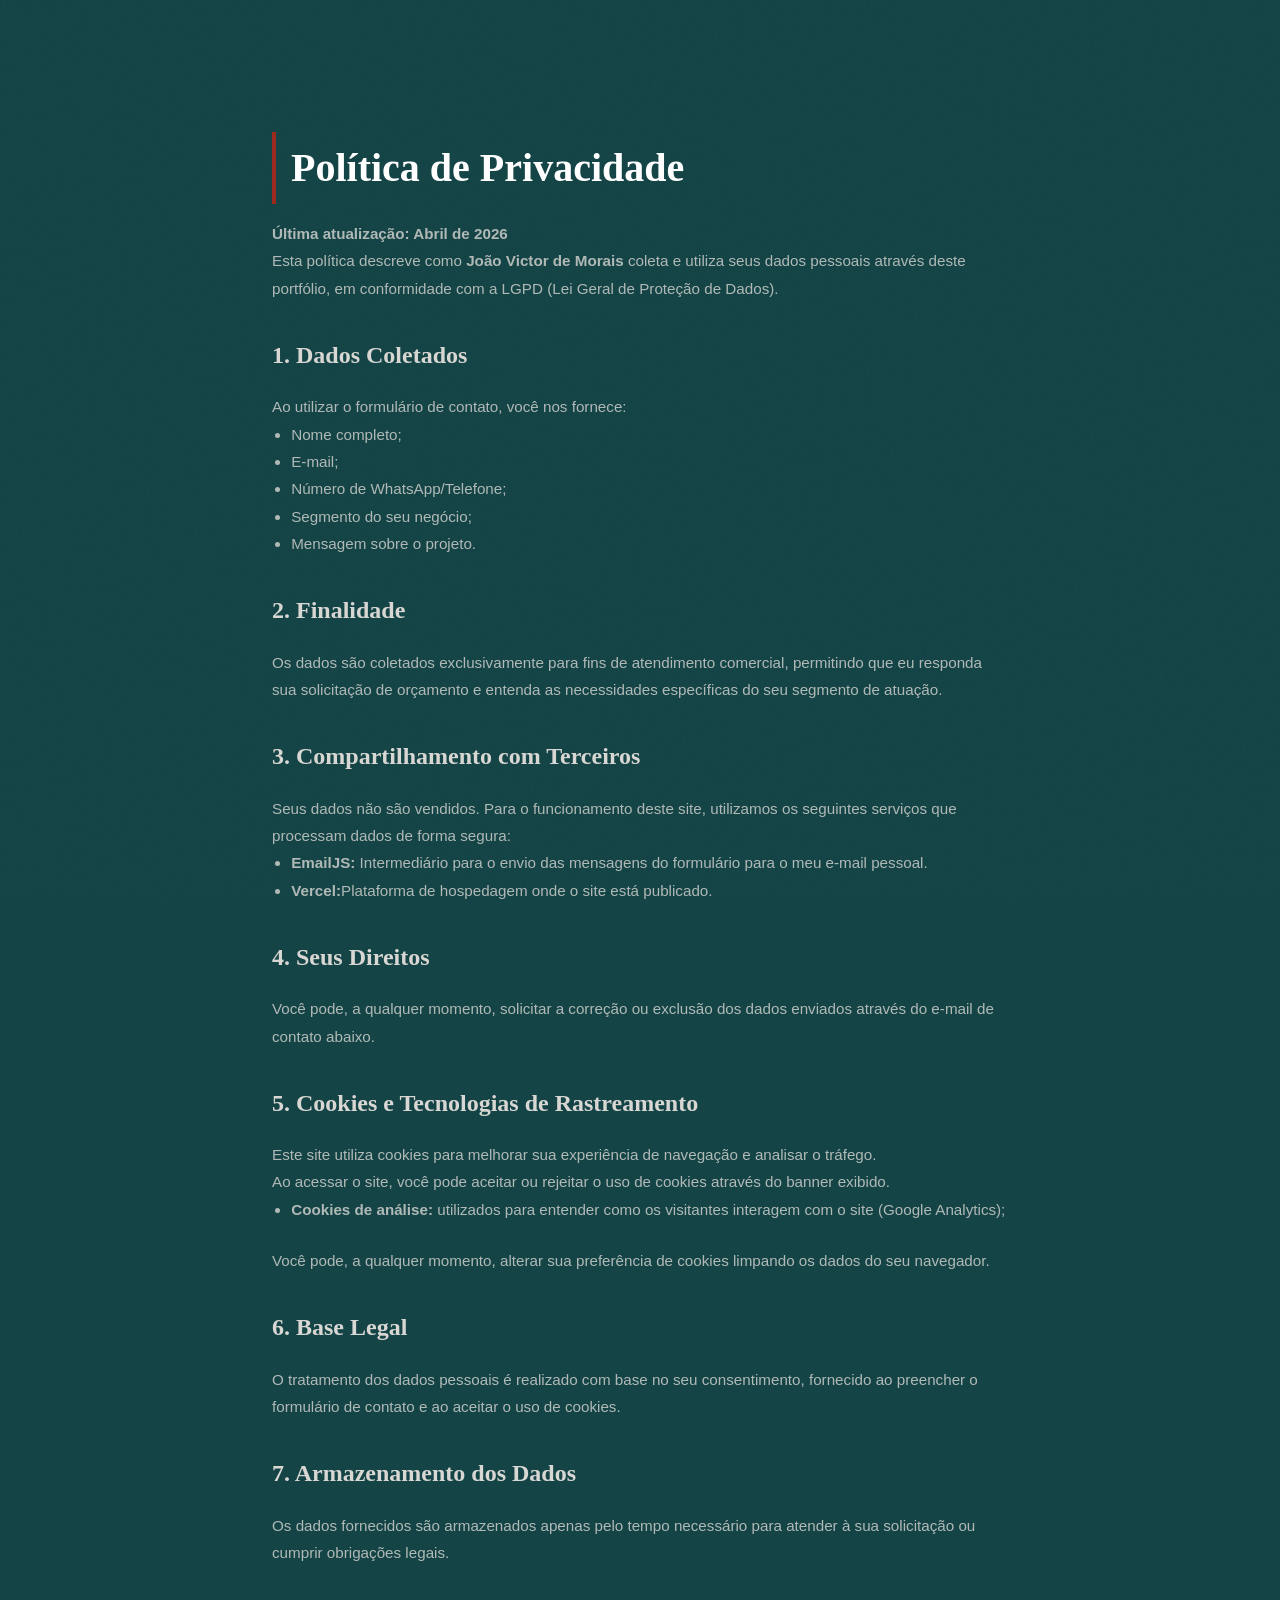
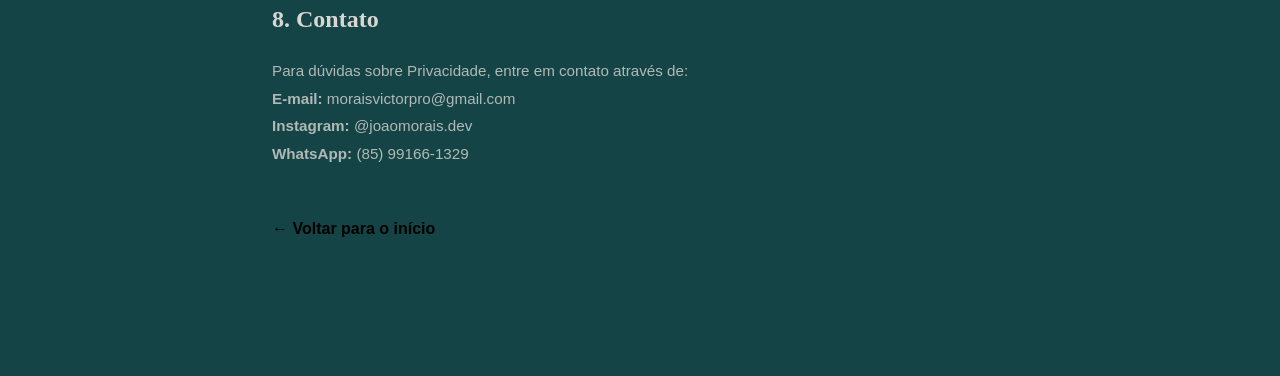
<file: privacidade.html>
<!DOCTYPE html>
<html lang="pt-br">

<head>
    <meta charset="UTF-8">
    <meta name="viewport" content="width=device-width, initial-scale=1.0">
    <title>Política de Privacidade | João Morais Dev</title>
    <link rel="stylesheet" href="styles.css">
    <style>
        .privacy-container {
            max-width: 800px;
            margin: 100px auto;
            padding: 2rem;
            color: var(--cream);
            line-height: 1.8;
            text-align: left;
        }

        .privacy-container h1 {
            font-family: var(--font-head);
            color: var(--white);
            font-size: 2.5rem;
            margin-bottom: 1rem;
            border-left: 4px solid var(--red);
            padding-left: 15px;
        }

        .privacy-container h2 {
            font-family: var(--font-head);
            color: var(--cream);
            font-size: 1.5rem;
            margin-top: 2rem;
            margin-bottom: 1rem;
        }

        .privacy-container p,
        .privacy-container li {
            font-size: 0.95rem;
            color: rgba(216, 215, 211, 0.8);
        }

        .privacy-container ul {
            padding-left: 1.2rem;
            margin-bottom: 1.5rem;
        }

        .back-home {
            display: inline-block;
            margin-top: 3rem;
            color: var(--black);
            text-decoration: none;
            font-weight: 700;
            transition: 0.3s;
        }

        .back-home:hover {
            text-decoration: underline;
        }
    </style>
</head>

<body style="background: var(--darker);">

    <main class="privacy-container">
        <h1>Política de Privacidade</h1>
        <p><strong>Última atualização: Abril de 2026</strong></p>

        <p>Esta política descreve como <strong>João Victor de Morais</strong> coleta e utiliza seus dados pessoais
            através
            deste portfólio, em conformidade com a LGPD (Lei Geral de Proteção de Dados).</p>

        <h2>1. Dados Coletados</h2>
        <p>Ao utilizar o formulário de contato, você nos fornece:</p>
        <ul>
            <li>Nome completo;</li>
            <li>E-mail;</li>
            <li>Número de WhatsApp/Telefone;</li>
            <li>Segmento do seu negócio;</li>
            <li>Mensagem sobre o projeto.</li>
        </ul>

        <h2>2. Finalidade</h2>
        <p>Os dados são coletados exclusivamente para fins de atendimento comercial, permitindo que eu responda sua
            solicitação de orçamento e entenda as necessidades específicas do seu segmento de atuação.</p>

        <h2>3. Compartilhamento com Terceiros</h2>
        <p>Seus dados não são vendidos. Para o funcionamento deste site, utilizamos os seguintes serviços que processam
            dados de forma segura:</p>
        <ul>
            <li><strong>EmailJS:</strong> Intermediário para o envio das mensagens do formulário para o meu e-mail
                pessoal.</li>
            <li><strong>Vercel:</strong>Plataforma de hospedagem onde o site está publicado.</li>
        </ul>

        <h2>4. Seus Direitos</h2>
        <p>Você pode, a qualquer momento, solicitar a correção ou exclusão dos dados enviados através do e-mail de
            contato abaixo.</p>

        <h2>5. Cookies e Tecnologias de Rastreamento</h2>
        <p>Este site utiliza cookies para melhorar sua experiência de navegação e analisar o tráfego.</p>

        <p>Ao acessar o site, você pode aceitar ou rejeitar o uso de cookies através do banner exibido.</p>

        <ul>
            <li><strong>Cookies de análise:</strong> utilizados para entender como os visitantes interagem com o site
                (Google Analytics);</li>
        </ul>

        <p>Você pode, a qualquer momento, alterar sua preferência de cookies limpando os dados do seu navegador.</p>

        <h2>6. Base Legal</h2>
        <p>O tratamento dos dados pessoais é realizado com base no seu consentimento, fornecido ao preencher o
            formulário de contato e ao aceitar o uso de cookies.</p>

        <h2>7. Armazenamento dos Dados</h2>
        <p>Os dados fornecidos são armazenados apenas pelo tempo necessário para atender à sua solicitação ou cumprir
            obrigações legais.</p>

        <h2>8. Contato</h2>
        <p>Para dúvidas sobre Privacidade, entre em contato através de:</p>
        <p><strong>E-mail:</strong> moraisvictorpro@gmail.com<br>
            <strong>Instagram:</strong> @joaomorais.dev<br>
            <strong>WhatsApp:</strong> (85) 99166-1329
        </p>


        <a href="index.html" class="back-home">← Voltar para o início</a>
    </main>

</body>

</html>
</file>
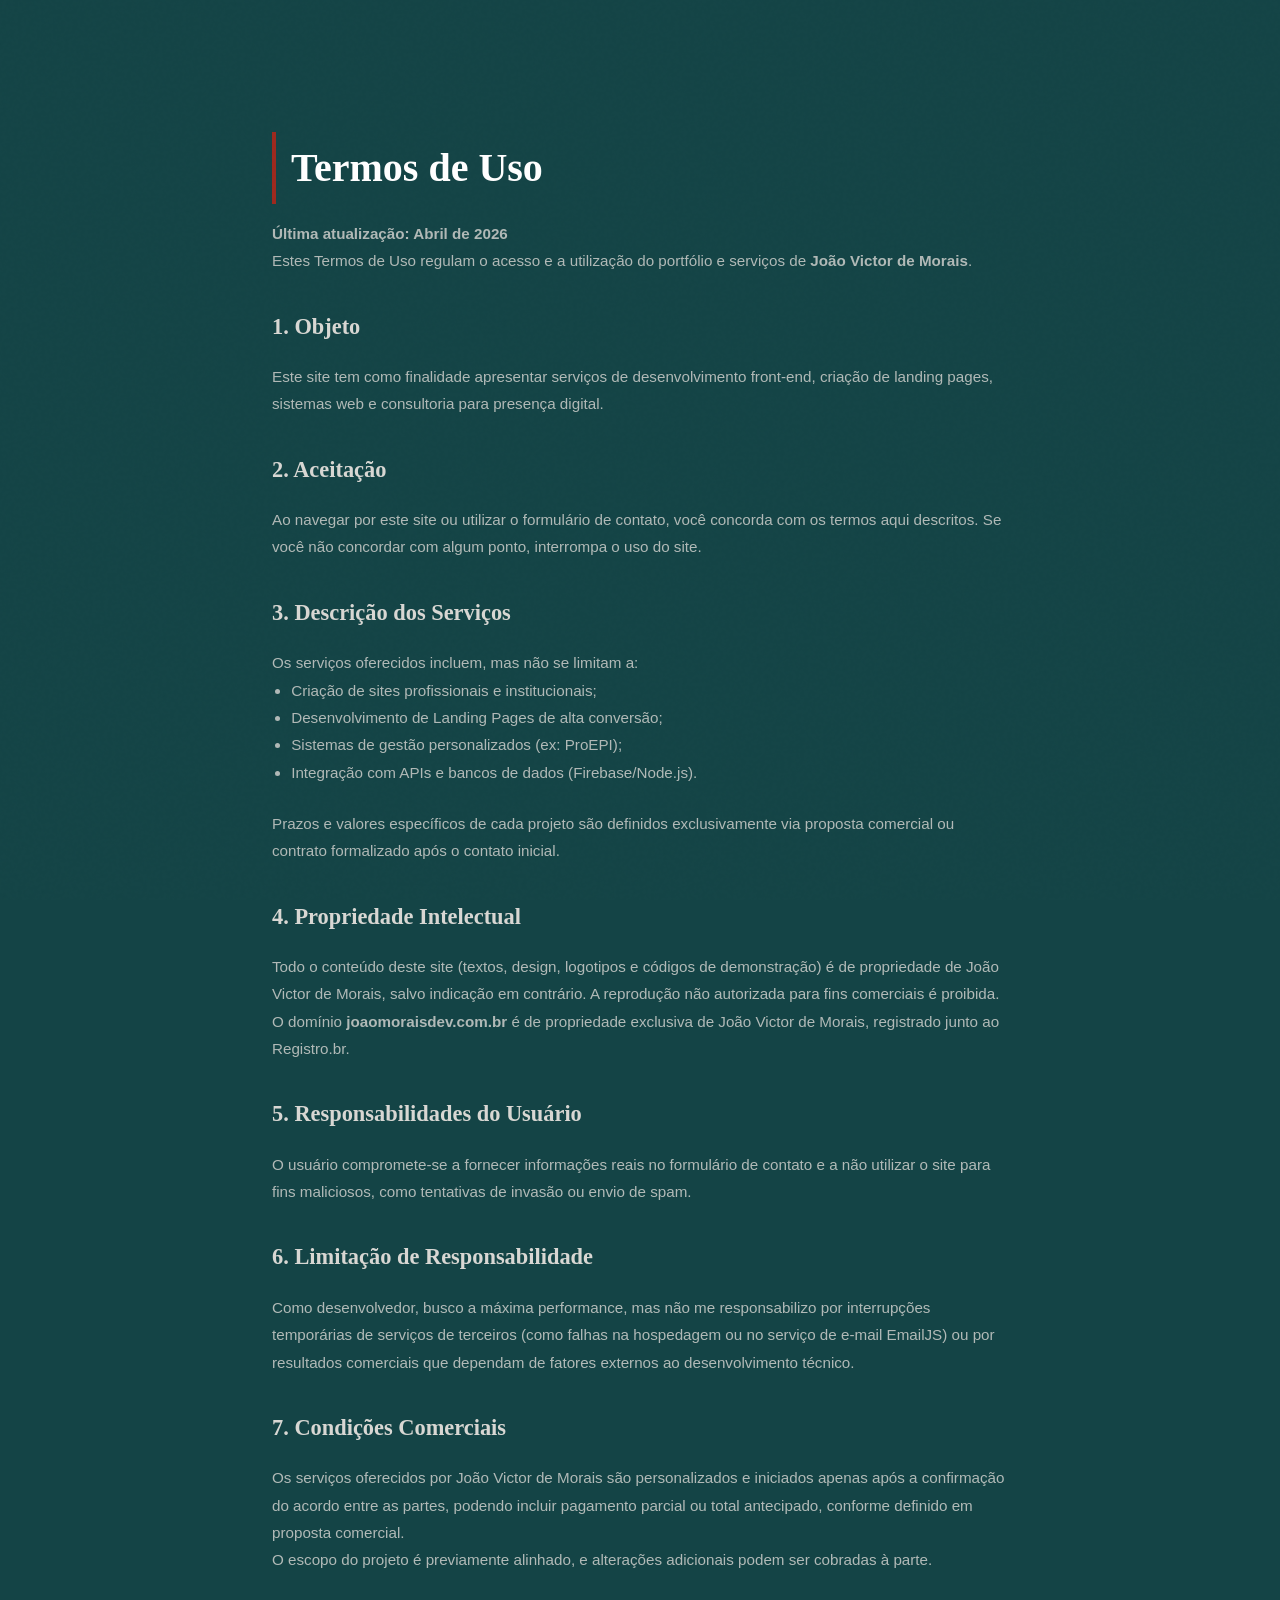
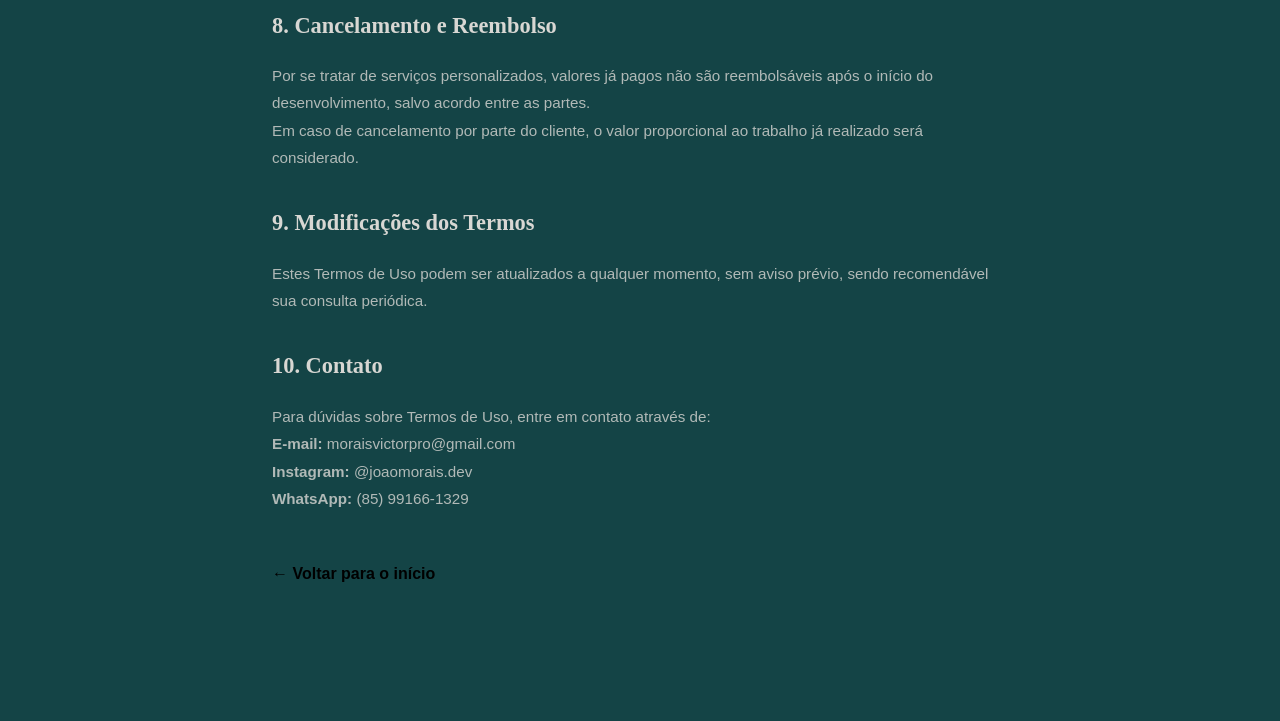
<file: termos.html>
<!DOCTYPE html>
<html lang="pt-br">

<head>
    <meta charset="UTF-8">
    <meta name="viewport" content="width=device-width, initial-scale=1.0">
    <title>Termos de Uso | João Morais Dev</title>
    <link rel="stylesheet" href="styles.css">
    <style>
        .terms-container {
            max-width: 800px;
            margin: 100px auto;
            padding: 2rem;
            color: var(--cream);
            line-height: 1.8;
            text-align: left;
        }

        .terms-container h1 {
            font-family: var(--font-head);
            color: var(--white);
            font-size: 2.5rem;
            margin-bottom: 1rem;
            border-left: 4px solid var(--red);
            padding-left: 15px;
        }

        .terms-container h2 {
            font-family: var(--font-head);
            color: var(--cream);
            font-size: 1.4rem;
            margin-top: 2rem;
            margin-bottom: 1rem;
        }

        .terms-container p,
        .terms-container li {
            font-size: 0.95rem;
            color: rgba(216, 215, 211, 0.8);
        }

        .terms-container ul {
            padding-left: 1.2rem;
            margin-bottom: 1.5rem;
        }

        .back-home {
            display: inline-block;
            margin-top: 3rem;
            color: var(--black);
            text-decoration: none;
            font-weight: 700;
            transition: 0.3s;
        }

        .back-home:hover {
            text-decoration: underline;
        }
    </style>
</head>

<body style="background: var(--darker);">

    <main class="terms-container">
        <h1>Termos de Uso</h1>
        <p><strong>Última atualização: Abril de 2026</strong></p>

        <p>Estes Termos de Uso regulam o acesso e a utilização do portfólio e serviços de <strong>João Victor de
                Morais</strong>.</p>

        <h2>1. Objeto</h2>
        <p>Este site tem como finalidade apresentar serviços de desenvolvimento front-end, criação de landing pages,
            sistemas web e consultoria para presença digital.</p>

        <h2>2. Aceitação</h2>
        <p>Ao navegar por este site ou utilizar o formulário de contato, você concorda com os termos aqui descritos. Se
            você não concordar com algum ponto, interrompa o uso do site.</p>

        <h2>3. Descrição dos Serviços</h2>
        <p>Os serviços oferecidos incluem, mas não se limitam a:</p>
        <ul>
            <li>Criação de sites profissionais e institucionais;</li>
            <li>Desenvolvimento de Landing Pages de alta conversão;</li>
            <li>Sistemas de gestão personalizados (ex: ProEPI);</li>
            <li>Integração com APIs e bancos de dados (Firebase/Node.js).</li>
        </ul>
        <p>Prazos e valores específicos de cada projeto são definidos exclusivamente via proposta comercial ou contrato
            formalizado após o contato inicial.</p>

        <h2>4. Propriedade Intelectual</h2>
        <p>Todo o conteúdo deste site (textos, design, logotipos e códigos de demonstração) é de propriedade de João
            Victor de Morais, salvo indicação em contrário. A reprodução não autorizada para fins comerciais é proibida.
        </p>
        <p>O domínio <strong>joaomoraisdev.com.br</strong> é de propriedade 
exclusiva de João Victor de Morais, registrado junto ao Registro.br.</p>

        <h2>5. Responsabilidades do Usuário</h2>
        <p>O usuário compromete-se a fornecer informações reais no formulário de contato e a não utilizar o site para
            fins maliciosos, como tentativas de invasão ou envio de spam.</p>

        <h2>6. Limitação de Responsabilidade</h2>
        <p>Como desenvolvedor, busco a máxima performance, mas não me responsabilizo por interrupções temporárias de
            serviços de terceiros (como falhas na hospedagem ou no serviço de e-mail EmailJS) ou por resultados
            comerciais que dependam de fatores externos ao desenvolvimento técnico.</p>

        <h2>7. Condições Comerciais</h2>
        <p>Os serviços oferecidos por João Victor de Morais são personalizados e iniciados apenas após a confirmação do
            acordo entre as partes, podendo incluir pagamento parcial ou total antecipado, conforme definido em proposta
            comercial.</p>

        <p>O escopo do projeto é previamente alinhado, e alterações adicionais podem ser cobradas à parte.</p>

        <h2>8. Cancelamento e Reembolso</h2>
        <p>Por se tratar de serviços personalizados, valores já pagos não são reembolsáveis após o início do
            desenvolvimento, salvo acordo entre as partes.</p>

        <p>Em caso de cancelamento por parte do cliente, o valor proporcional ao trabalho já realizado será considerado.
        </p>

        <h2>9. Modificações dos Termos</h2>
        <p>Estes Termos de Uso podem ser atualizados a qualquer momento, sem aviso prévio, sendo recomendável sua
            consulta periódica.</p>

        <h2>10. Contato</h2>
        <p>Para dúvidas sobre Termos de Uso, entre em contato através de:</p>
        <p><strong>E-mail:</strong> moraisvictorpro@gmail.com<br>
            <strong>Instagram:</strong> @joaomorais.dev<br>
            <strong>WhatsApp:</strong> (85) 99166-1329
        </p>


        <a href="index.html" class="back-home">← Voltar para o início</a>
    </main>

</body>

</html>
</file>
<file: styles.css>
/* ── VARIÁVEIS ── */
:root {
    --dark: #192C32;
    --darker: #144446;
    --cream: #D8D7D3;
    --red-deep: #7E231D;
    --red: #9E291E;
    --black: #000000;
    --white: #ffffff;
    --font-head: 'Yeseva One', serif;
    --font-body: 'Josefin Sans', sans-serif;
}

/* ── RESET ── */
*,
*::before,
*::after {
    box-sizing: border-box;
    margin: 0;
    padding: 0;
    max-width: 100%;
}

html {
    scroll-behavior: smooth;
    scroll-padding-top: 100px;
    overflow-x: hidden;
}

body {
    font-family: var(--font-body);
    background: var(--black);
    color: var(--cream);
    overflow-x: hidden;
}

img,
video,
iframe {
    max-width: 100%;
    height: auto;
}

section,
div {
    min-width: 0;
}

/* ── NOISE TEXTURE ── */
body::before {
    content: '';
    position: fixed;
    inset: 0;
    background-image: url("data:image/svg+xml,%3Csvg viewBox='0 0 256 256' xmlns='http://www.w3.org/2000/svg'%3E%3Cfilter id='n'%3E%3CfeTurbulence type='fractalNoise' baseFrequency='0.9' numOctaves='4' stitchTiles='stitch'/%3E%3C/filter%3E%3Crect width='100%25' height='100%25' filter='url(%23n)' opacity='0.03'/%3E%3C/svg%3E");
    pointer-events: none;
    z-index: 9999;
    opacity: .4;
}

/* ── ANIMAÇÕES ── */
@keyframes pulse {

    0%,
    100% {
        opacity: 1;
    }

    50% {
        opacity: .3;
    }
}

@keyframes marqueeMove {
    0% {
        transform: translateX(0);
    }

    100% {
        transform: translateX(-50%);
    }
}

@keyframes whatsappPulse {
    0% {
        box-shadow: 0 0 0 0 rgba(7, 162, 25, 0.7);
    }

    70% {
        box-shadow: 0 0 0 15px rgba(37, 211, 102, 0);
    }

    100% {
        box-shadow: 0 0 0 0 rgba(37, 211, 102, 0);
    }
}

/* ── REVEAL ── */
.reveal {
    opacity: 0;
    transform: translateY(36px);
    transition: opacity 0.75s cubic-bezier(0.22, 1, 0.36, 1),
        transform 0.75s cubic-bezier(0.22, 1, 0.36, 1);
}

.reveal.visible {
    opacity: 1;
    transform: translateY(0);
}

.section-title.reveal {
    transition-delay: 0.1s;
}

.section-sub.reveal {
    transition-delay: 0.18s;
}

/* ── STAGGER ITEMS ── */
.diff-item,
.plan-card,
.process-card,
.skill-item {
    opacity: 0;
    transform: translateY(28px) scale(0.97);
    transition: opacity 0.6s cubic-bezier(0.22, 1, 0.36, 1),
        transform 0.6s cubic-bezier(0.22, 1, 0.36, 1);
}

.diff-item.stagger-visible,
.plan-card.stagger-visible,
.process-card.stagger-visible,
.skill-item.stagger-visible {
    opacity: 1;
    transform: translateY(0) scale(1);
}

/* ── NAV ── */
nav {
    position: fixed;
    top: 0;
    left: 0;
    right: 0;
    z-index: 1000;
    padding: 1rem 5vw;
    display: flex;
    align-items: center;
    justify-content: center;
    background: rgba(0, 0, 0, .7);
    backdrop-filter: blur(16px);
    -webkit-backdrop-filter: blur(16px);
    border-bottom: 1px solid rgba(216, 215, 211, .08);
}

.nav-container {
    display: flex;
    justify-content: space-between;
    align-items: center;
    width: 100%;
}

.nav-logo {
    display: flex;
    align-items: center;
    gap: 4px;
    text-decoration: none;
    font-family: var(--font-head);
    font-size: 1.3rem;
    color: var(--cream);
    flex-shrink: 0;
}

.nav-logo img {
    height: 60px;
    width: 60px;
    object-fit: cover;
    display: block;
    transition: transform .2s;
}

.nav-logo .nome {
    font-size: 1.2rem;
    color: var(--white);
    margin-left: 2px;
}

.nav-logo .destaque,
.nav-logo span {
    color: var(--red);
}

.nav-logo:hover img {
    transform: scale(1.05);
}

.nav-logo:hover .destaque {
    color: var(--red-deep);
}

.nav-links {
    display: flex;
    align-items: center;
    gap: 2rem;
    list-style: none;
}

.nav-links a {
    color: var(--cream);
    text-decoration: none;
    font-size: .85rem;
    font-weight: 600;
    letter-spacing: .12em;
    text-transform: uppercase;
    opacity: .7;
    transition: .2s;
}

.nav-links a:hover {
    opacity: 1;
    color: var(--red);
}

.nav-cta {
    background: var(--red);
    color: var(--white) !important;
    padding: 10px 20px;
    border-radius: 6px;
    font-size: .75rem;
    opacity: 1 !important;
}

.nav-cta:hover {
    background: var(--red-deep);
}

.menu-toggle {
    display: none;
    flex-direction: column;
    cursor: pointer;
    gap: 5px;
    z-index: 1001;
}

.bar {
    width: 26px;
    height: 3px;
    background: var(--cream);
    border-radius: 2px;
    transition: .3s;
}

/* ── HERO ── */
#hero {
    padding: 0;
    margin: 0;
    margin-top: var(--nav-height, 92px);
    line-height: 0;
    background: var(--black);
    width: 100%;
}

.hero-banner {
    width: 100%;
    height: auto;
    display: block;
    object-fit: cover;
    max-width: 100%;
}

.hero-banner-mobile {
    display: none;
}

.hero-banner-desktop {
    display: block;
}

/* ── BOTÕES ── */
.btn-primary,
.btn-secondary {
    display: inline-flex;
    align-items: center;
    gap: .6rem;
    font-family: var(--font-body);
    font-size: .9rem;
    font-weight: 700;
    letter-spacing: .08em;
    text-transform: uppercase;
    text-decoration: none;
    padding: .9rem 2rem;
    border-radius: 6px;
    cursor: pointer;
    transition: background .2s, transform .2s, box-shadow .2s, border-color .2s;
}

.btn-primary {
    background: var(--red);
    color: var(--white);
    border: none;
}

.btn-primary:hover {
    background: var(--red-deep);
    transform: translateY(-2px);
    box-shadow: 0 8px 30px rgba(158, 41, 30, .4);
}

.contact-form .btn-primary {
    justify-content: center;
    width: 100%;
}

.btn-outline-sm,
.btn-red-sm {
    display: inline-flex;
    align-items: center;
    justify-content: center;
    width: 100%;
    padding: 12px 18px;
    margin-top: 10px;
    font-size: 0.75rem;
    font-weight: 700;
    letter-spacing: 0.12em;
    text-transform: uppercase;
    text-decoration: none;
    border-radius: 6px;
    cursor: pointer;
    transition: all 0.25s ease;
}

.btn-outline-sm {
    color: var(--cream);
    border: 1px solid rgba(216, 215, 215, 0.25);
    background: transparent;
}

.btn-outline-sm:hover {
    border-color: var(--red);
    color: var(--white);
    background: rgba(158, 41, 30, 0.08);
    transform: translateY(-2px);
}

.btn-red-sm {
    background: var(--red);
    color: var(--white);
    border: none;
}

.btn-red-sm:hover {
    background: var(--red-deep);
    transform: translateY(-2px);
    box-shadow: 0 8px 25px rgba(158, 41, 30, 0.4);
}

.btn-outline-sm:active,
.btn-red-sm:active {
    transform: scale(0.97);
}

/* ── MARQUEE ── */
.marquee {
    position: relative;
    width: 100%;
    overflow: hidden;
    background: linear-gradient(90deg, transparent, rgba(135, 22, 22, 0.6), transparent);
    border-top: 1px solid rgba(216, 215, 211, .08);
    border-bottom: 1px solid rgba(216, 215, 211, .08);
    padding: 14px 0;
}

.marquee-track {
    display: flex;
    width: max-content;
    gap: 3rem;
    animation: marqueeMove 40s linear infinite;
}

.marquee span {
    font-size: 0.8rem;
    font-weight: 600;
    letter-spacing: 0.15em;
    text-transform: uppercase;
    color: rgba(216, 215, 211, 0.6);
    white-space: nowrap;
}

.marquee span::after {
    content: "•";
    margin-left: 3rem;
    color: var(--cream);
    opacity: 0.5;
}

.marquee::before,
.marquee::after {
    content: "";
    position: absolute;
    top: 0;
    width: 80px;
    height: 100%;
    z-index: 2;
    pointer-events: none;
}

.marquee::before {
    left: 0;
    background: linear-gradient(to right, var(--black), transparent);
}

.marquee::after {
    right: 0;
    background: linear-gradient(to left, var(--black), transparent);
}

/* ── SEÇÕES COMUNS ── */
section {
    padding: 6rem 5vw;
    background: var(--darker);
}

.section-label {
    font-size: .75rem;
    font-weight: 700;
    letter-spacing: .2em;
    text-transform: uppercase;
    color: var(--cream);
    margin-bottom: .8rem;
    opacity: 0;
    transform: translateX(-16px);
    transition: opacity 0.6s ease, transform 0.6s cubic-bezier(0.22, 1, 0.36, 1);
}

.section-label.label-visible {
    opacity: 1;
    transform: translateX(0);
}

.section-title {
    font-family: var(--font-head);
    font-size: clamp(1.5rem, 3vw, 2.2rem);
    color: var(--cream);
    line-height: 1.15;
    margin-bottom: 1rem;
}

.section-sub {
    font-size: 1rem;
    font-weight: 300;
    color: rgba(216, 215, 211, .6);
    max-width: 520px;
    line-height: 1.7;
    margin-bottom: 3.5rem;
}

.divider {
    width: 0;
    height: 2px;
    background: var(--red-deep);
    margin: 10px 0 20px;
    transition: width 0.7s cubic-bezier(0.22, 1, 0.36, 1);
}

.divider.divider-animated {
    width: 60px;
}

/* ── DIFERENCIAIS ── */
#diferenciais {
    background: var(--darker);
}

.diff-grid {
    display: grid;
    grid-template-columns: repeat(auto-fit, minmax(200px, 1fr));
    gap: 1.5rem;
}

.diff-item {
    text-align: center;
    padding: 2rem 1.5rem;
    border-radius: 12px;
    background: rgba(0, 0, 0, .25);
    border: 1px solid rgba(216, 215, 211, .07);
    transition: background .3s;
}

.diff-item:hover {
    background: rgba(0, 0, 0, .45);
}

.diff-icon {
    font-size: 2rem;
    color: var(--red);
    margin-bottom: 1rem;
}

.diff-item h3 {
    font-family: var(--font-head);
    font-size: 1rem;
    color: var(--cream);
    margin-bottom: .5rem;
}

.diff-item p {
    font-size: .83rem;
    font-weight: 300;
    color: rgba(216, 215, 211, .55);
    line-height: 1.6;
}

/* ── PORTFÓLIO ── */
.portfolio-premium {
    background-color: var(--black);
    color: var(--cream);
    padding: 100px 5% 80px;
}

.portfolio-header {
    display: flex;
    justify-content: space-between;
    align-items: flex-end;
    margin-bottom: 40px;
    gap: 1rem;
}

.label-orange {
    color: var(--red-deep);
    font-family: var(--font-body);
    font-weight: 700;
    letter-spacing: 3px;
    font-size: .75rem;
    text-transform: uppercase;
    margin-bottom: .8rem;
}

.title-main {
    font-family: var(--font-head);
    font-size: clamp(1.6rem, 4vw, 2.8rem);
    margin: 0;
}

.portfolio-nav-top {
    display: flex;
    align-items: center;
    gap: 10px;
    font-family: var(--font-body);
    color: var(--cream);
    flex-shrink: 0;
}

.nav-arrow {
    background: transparent;
    border: 1px solid rgba(216, 215, 211, 0.3);
    color: var(--cream);
    padding: 8px 14px;
    font-size: 0.9rem;
    cursor: pointer;
    transition: 0.3s;
    border-radius: 2px;
}

.nav-arrow:hover {
    border-color: var(--red);
    color: var(--red);
}

.portfolio-container.swiper {
    max-width: 1200px;
    margin: 0 auto;
    overflow: hidden !important;
    padding-bottom: 50px;
}

.swiper-slide {
    opacity: 1 !important;
    display: grid !important;
    grid-template-columns: 1.2fr 0.8fr;
    gap: 2rem !important;
    align-items: center;
}

.swiper-wrapper {
    align-items: stretch;
}

.project-visual {
    width: 100%;
    border-radius: 8px;
    overflow: hidden;
    background: transparent;
    aspect-ratio: 16 / 10;
    line-height: 0;
}

.project-visual img {
    width: 100%;
    height: 100%;
    object-fit: cover;
    display: block;
    transition: transform 0.5s ease;
}

.project-visual:hover img {
    transform: scale(1.03);
}

.project-content {
    display: flex;
    flex-direction: column;
    justify-content: center;
    padding: 1rem 0;
}

.project-category {
    font-family: var(--font-body);
    font-size: 0.7rem;
    letter-spacing: 2px;
    opacity: 0.6;
    text-transform: uppercase;
}

.project-title-large {
    font-family: var(--font-head);
    font-size: clamp(1.4rem, 2.5vw, 2.2rem);
    margin: 12px 0 16px;
    line-height: 1.2;
}

.project-description {
    font-family: var(--font-body);
    line-height: 1.6;
    color: rgba(216, 215, 211, 0.8);
    margin-bottom: 16px;
    font-size: clamp(0.85rem, 1.5vw, 1rem);
}

.project-result {
    font-family: var(--font-body);
    font-weight: 600;
    color: var(--cream);
    display: flex;
    align-items: center;
    gap: 10px;
    margin-bottom: 24px;
    font-size: clamp(0.8rem, 1.3vw, 0.95rem);
}

.project-result i {
    color: var(--red);
}

.project-btns {
    margin-top: auto;
}

.view-project-link {
    color: var(--red);
    text-decoration: none;
    font-family: var(--font-body);
    font-weight: 700;
    font-size: 0.85rem;
    display: inline-flex;
    align-items: center;
    gap: 8px;
    transition: 0.3s;
    text-transform: uppercase;
    border-bottom: 1px solid transparent;
    padding-bottom: 2px;
}

.view-project-link:hover {
    gap: 14px;
    border-bottom-color: var(--red);
}

.swiper-pagination {
    position: relative !important;
    bottom: 0 !important;
    margin-top: 24px !important;
    z-index: 10;
}

.swiper-pagination-bullet {
    background: rgba(216, 215, 211, 0.2) !important;
    opacity: 1 !important;
    width: 8px;
    height: 8px;
    margin: 0 3px !important;
    transition: background 0.3s, transform 0.3s !important;
}

.swiper-pagination-bullet-active {
    background: var(--red) !important;
    transform: scale(1.3);
}

/* ── SKILLS ── */
.sobre-skills {
    display: grid;
    grid-template-columns: 1fr 1fr;
    gap: 1rem;
    margin-top: 2rem;
}

.skill-item {
    display: flex;
    align-items: center;
    gap: 0.8rem;
    padding: 0.9rem 1rem;
    border-radius: 10px;
    background: rgba(255, 255, 255, 0.02);
    border: 1px solid rgba(216, 215, 211, 0.08);
    font-size: 0.9rem;
    color: rgba(216, 215, 211, 0.75);
    transition: all 0.25s ease;
}

.skill-item i {
    color: var(--cream);
    font-size: 1rem;
    min-width: 18px;
}

.skill-item:hover {
    border-color: var(--red);
    background: rgba(158, 41, 30, 0.08);
    transform: translateY(-2px);
}

/* ── PLANOS ── */
#planos {
    background: var(--black);
    text-align: left;
}

#planos .section-label {
    color: var(--red-deep);
}

.plans-grid {
    display: grid;
    grid-template-columns: repeat(auto-fit, minmax(260px, 1fr));
    gap: 2rem;
    margin-top: 3rem;
}

.plan-card {
    background: rgba(0, 0, 0, 0.4);
    border: 1px solid rgba(216, 215, 211, 0.08);
    border-radius: 14px;
    padding: 2rem;
    text-align: left;
    position: relative;
    transition: 0.3s;
}

.plan-card:hover {
    transform: translateY(-6px);
    border-color: var(--red);
}

.plan-card.featured {
    border: 2px solid var(--red);
    transform: scale(1.05);
}

.plan-badge {
    position: absolute;
    top: -10px;
    right: 20px;
    background: var(--red);
    color: var(--white);
    font-size: 0.65rem;
    padding: 4px 10px;
    border-radius: 100px;
    font-weight: 700;
}

.plan-card h3 {
    font-family: var(--font-head);
    margin-bottom: 0.5rem;
}

.plan-desc {
    font-size: 0.85rem;
    color: rgba(216, 215, 211, 0.6);
    margin-bottom: 1.5rem;
}

.plan-price {
    font-size: 1.5rem;
    font-weight: 500;
    color: var(--red);
    margin: 10px 0 5px;
}

.plan-note {
    display: block;
    font-size: 0.75rem;
    color: rgba(216, 215, 211, 0.5);
    margin-bottom: 15px;
}

.plan-features {
    list-style: none;
    margin-bottom: 1.5rem;
}

.plan-features li {
    font-size: 0.85rem;
    margin-bottom: 0.6rem;
    color: rgba(216, 215, 211, 0.7);
}

/* ── PROCESSO ── */
.process-grid {
    position: relative;
    display: grid;
    grid-template-columns: repeat(4, 1fr);
    gap: 40px;
    margin-top: 80px;
}

.process-line {
    position: absolute;
    top: 75px;
    left: 0;
    width: 100%;
    height: 1px;
    background: linear-gradient(to right, transparent, rgba(212, 216, 211, 0.15), transparent);
    opacity: 0.3;
    z-index: 0;
}

.process-icon {
    width: 70px;
    height: 70px;
    background: rgba(255, 255, 255, 0.02);
    border: 1px solid rgba(216, 215, 211, 0.08);
    border-radius: 12px;
    display: flex;
    align-items: center;
    justify-content: center;
    margin: 0 auto 20px;
    position: relative;
    z-index: 2;
}

.process-icon i {
    color: var(--cream);
    font-size: 28px;
}

.process-badge {
    position: absolute;
    top: 30px;
    right: 35%;
    transform: translateX(-50%);
    background: var(--red);
    color: var(--cream);
    font-size: 0.7rem;
    font-weight: 700;
    padding: 5px 6px;
    border-radius: 8px;
    box-shadow: 0 0 10px rgba(158, 41, 30, 0.7);
    z-index: 3;
}

.process-card {
    position: relative;
    text-align: center;
    padding-top: 40px;
}

.process-card h3 {
    color: var(--cream);
    font-size: 1.1rem;
    margin-bottom: 10px;
}

.process-card p {
    font-size: 0.9rem;
    color: rgba(216, 215, 211, .6);
    line-height: 1.5;
    max-width: 220px;
    margin: 0 auto;
}

.process-icon,
.process-icon i,
.process-badge,
.process-card h3,
.process-card p {
    transition: all 0.25s ease;
}

.process-card:hover .process-icon {
    border-color: var(--red);
    transform: translateY(-6px);
}

.process-card:hover .process-badge {
    transform: translate(-50%, -6px);
}

.process-card:hover h3 {
    color: rgba(255, 21, 0, 0.7);
    text-shadow: 0 0 8px rgba(158, 41, 30, 0.6);
}

.process-card:hover .process-icon i {
    color: var(--red);
}

.process-card:hover p {
    color: rgba(216, 215, 211, .8);
}

/* ── FAQ ── */
#faq {
    background: var(--black);
}

#faq .section-label {
    color: var(--red-deep);
}

.faq-container {
    max-width: 700px;
    margin: 0 auto;
    display: flex;
    flex-direction: column;
    gap: 1rem;
}

.faq-item {
    border: 1px solid rgba(216, 215, 211, 0.08);
    border-radius: 10px;
    overflow: hidden;
    transition: border-color 0.3s, background 0.3s, transform 0.3s;
}

.faq-item:hover {
    border-color: var(--red);
    background: rgba(158, 41, 30, 0.08);
    transform: translateY(-2px);
}

.faq-question {
    width: 100%;
    background: transparent;
    border: none;
    color: var(--cream);
    font-size: 0.9rem;
    font-weight: 600;
    padding: 1rem;
    text-align: left;
    display: flex;
    justify-content: space-between;
    align-items: center;
    cursor: pointer;
}

.faq-answer {
    max-height: 0;
    overflow: hidden;
    transition: 0.3s ease;
}

.faq-answer p {
    padding: 0 1rem 1rem;
    font-size: 0.85rem;
    color: rgba(216, 215, 211, 0.6);
}

.faq-item.active .faq-answer {
    max-height: 200px;
}

.faq-item.active .faq-question span {
    transform: rotate(45deg);
}

/* ── CONTATO ── */
#contato {
    background: var(--darker);
}

.contact-grid {
    display: grid;
    grid-template-columns: 1fr 1fr;
    gap: clamp(2rem, 5vw, 4rem);
}

.contact-links {
    display: flex;
    flex-direction: column;
    gap: .8rem;
}

.contact-link {
    display: flex;
    align-items: center;
    gap: .8rem;
    color: rgba(216, 215, 211, .65);
    text-decoration: none;
    font-size: .9rem;
    transition: color .2s;
    padding: .7rem 0;
    border-bottom: 1px solid rgba(216, 215, 211, .07);
}

.contact-link:hover {
    color: var(--red);
}

.contact-link i {
    width: 20px;
    color: var(--cream);
}

.contact-link:hover i {
    color: var(--red);
}

.contact-form {
    display: flex;
    flex-direction: column;
    gap: 1rem;
}

.form-group {
    display: flex;
    flex-direction: column;
    gap: .4rem;
}

.form-group label {
    font-size: .75rem;
    font-weight: 700;
    letter-spacing: .12em;
    text-transform: uppercase;
    color: rgba(216, 215, 211, .5);
}

.form-group input,
.form-group textarea,
.contact-form select {
    background: rgba(0, 0, 0, .4);
    border: 1px solid rgba(216, 215, 211, .12);
    border-radius: 8px;
    padding: .85rem 1rem;
    color: var(--cream);
    font-family: var(--font-body);
    font-size: .9rem;
    font-weight: 300;
    outline: none;
    transition: border-color .2s;
    width: 100%;
}

.form-group input:focus,
.form-group textarea:focus,
.contact-form select:focus {
    border-color: var(--red);
}

.form-group textarea {
    min-height: 120px;
    resize: none;
}

.contact-form select {
    cursor: pointer;
    appearance: none;
    -webkit-appearance: none;
}

.contact-form option {
    background: var(--darker);
    color: #fff;
}

/* ── FOOTER ── */
footer {
    background: var(--black);
    border-top: 1px solid rgba(216, 215, 211, .08);
    padding: 2rem 5vw;
}

.footer-inner {
    max-width: 1200px;
    margin: 0 auto;
    display: flex;
    align-items: center;
    justify-content: space-between;
    gap: 1rem;
    flex-wrap: wrap;
}

footer p {
    font-size: .9rem;
    font-weight: 300;
    color: rgba(216, 215, 211, .4);
    line-height: 1.6;
}

footer p a {
    color: inherit;
    text-decoration: none;
    opacity: 0.7;
    transition: 0.3s;
}

footer p a:hover {
    opacity: 1;
}

.footer-social {
    display: flex;
    align-items: center;
    gap: 1rem;
}

.footer-social a {
    color: rgba(216, 215, 211, .4);
    font-size: 1.1rem;
    transition: 0.3s;
}

.footer-social a:hover {
    color: var(--red);
    transform: translateY(-2px);
}

/* ── WHATSAPP FLOAT ── */
.whatsapp-float {
    position: fixed;
    bottom: max(25px, calc(env(safe-area-inset-bottom) + 15px));
    right: 25px;
    width: 60px;
    height: 60px;
    background: #25D366;
    border-radius: 50%;
    display: flex;
    align-items: center;
    justify-content: center;
    box-shadow: 0 8px 25px rgba(0, 0, 0, 0.3);
    transition: 0.3s ease;
    z-index: 9999;
    cursor: pointer;
    animation: whatsappPulse 2s infinite;
    isolation: isolate;
}

.whatsapp-float img {
    width: 30px;
    height: 30px;
    z-index: 2;
}

.whatsapp-float:hover {
    transform: scale(1.1);
}

.whatsapp-pulse {
    position: absolute;
    width: 100%;
    height: 100%;
    background: #25D366;
    border-radius: 50%;
    animation: pulse 2s infinite;
    z-index: 0;
}

/* ── COOKIE BANNER ── */
.cookie-banner {
    position: fixed;
    bottom: max(20px, calc(env(safe-area-inset-bottom) + 10px));
    left: 20px;
    right: 20px;
    background: rgba(18, 18, 18, 0.95);
    border: 1px solid rgba(216, 215, 211, 0.1);
    backdrop-filter: blur(10px);
    -webkit-backdrop-filter: blur(10px);
    padding: 1.5rem;
    display: none;
    justify-content: space-between;
    align-items: center;
    border-radius: 12px;
    z-index: 9999;
    box-shadow: 0 10px 30px rgba(0, 0, 0, 0.5);
}

.cookie-content {
    display: flex;
    justify-content: space-between;
    align-items: center;
    width: 100%;
    gap: 20px;
}

.cookie-banner p {
    font-size: 0.85rem;
    color: rgba(216, 215, 211, 0.8);
    margin: 0;
    max-width: 80%;
}

.cookie-banner a {
    color: var(--red);
    text-decoration: none;
}

.cookie-buttons {
    display: flex;
    gap: 10px;
    flex-shrink: 0;
}

.btn-cookie {
    background: var(--red);
    color: white;
    border: none;
    padding: 8px 20px;
    border-radius: 6px;
    cursor: pointer;
    font-weight: 700;
    font-size: 0.8rem;
    transition: 0.3s;
}

.btn-cookie:hover {
    filter: brightness(1.2);
}

.btn-reject {
    background: transparent !important;
    border: 1px solid rgba(216, 215, 211, 0.3) !important;
    color: rgba(216, 215, 211, 0.7) !important;
}

.btn-reject:hover {
    background: rgba(255, 255, 255, 0.05) !important;
    color: var(--white) !important;
    border-color: var(--white) !important;
}

/* ═══════════════════════════════
   RESPONSIVIDADE
═══════════════════════════════ */

@media (max-width: 1024px) {
    .plans-grid {
        grid-template-columns: repeat(2, 1fr);
    }

    .swiper-slide {
        grid-template-columns: 1fr 1fr !important;
        gap: 1.5rem !important;
    }

    .marquee-track {
        animation-duration: 30s;
    }
}

@media (max-width: 993px) {
    .portfolio-header {
        flex-direction: column;
        align-items: flex-start;
        gap: 20px;
    }

    .swiper-slide {
        grid-template-columns: 1fr !important;
    }

    .marquee-track {
        animation-duration: 30s;
    }
}

@media (max-width: 950px) {
    .nav-links {
        gap: 1rem;
    }

    .nav-cta {
        padding: 8px 15px;
        white-space: nowrap;
    }

    .marquee-track {
        animation-duration: 30s;
    }
}

@media (max-width: 900px) {
    nav {
        padding: 1rem 3vw;
    }

    .services-grid,
    .plans-grid,
    .process-grid,
    .diff-grid {
        grid-template-columns: repeat(2, 1fr);
    }

    .contact-grid {
        grid-template-columns: 1fr;
    }

    .plan-card.featured {
        transform: none;
    }

    .footer-inner {
        flex-direction: column;
        text-align: center;
    }

    footer p {
        display: flex;
        flex-wrap: wrap;
        justify-content: center;
        gap: 6px;
    }

    .process-line {
        display: none;
    }

     .marquee-track {
        animation-duration: 15s;
    }
}

@media (max-width: 820px) {
    .portfolio-premium {
        padding: 80px 5% 60px;
    }

    .portfolio-header {
        flex-direction: column;
        align-items: flex-start;
        gap: 16px;
        margin-bottom: 32px;
    }

    .swiper-slide {
        grid-template-columns: 1fr !important;
        gap: 1.2rem !important;
    }

    .project-visual {
        aspect-ratio: 16 / 9;
        border-radius: 6px;
    }

    .project-title-large {
        font-size: 1.6rem;
        margin: 10px 0 12px;
    }

     .marquee-track {
        animation-duration: 15s;
    }
}

@media (max-width: 768px) {
    .hero-banner-desktop {
        display: none;
    }

    .hero-banner-mobile {
        display: block;
    }

    .menu-toggle {
        display: flex;
    }

    .nav-links {
        flex-direction: column;
        justify-content: center;
        align-items: center;
        gap: 2.5rem;
        position: fixed;
        top: 0;
        right: -100%;
        width: 100%;
        height: 100dvh;
        background: rgba(10, 10, 10, 0.98);
        backdrop-filter: blur(15px);
        -webkit-backdrop-filter: blur(15px);
        transition: all 0.5s cubic-bezier(0.77, 0.2, 0.05, 1.0);
        z-index: 999;
    }

    .nav-links.active {
        right: 0;
    }

    .nav-links li {
        width: 100%;
        text-align: center;
    }

    .nav-links a {
        font-size: 1.5rem;
        opacity: 1;
        width: 100%;
        padding: 10px 0;
    }

    .nav-cta {
        margin-top: 10px;
        padding: 12px 24px;
        font-size: .9rem;
    }

    .menu-toggle.is-active .bar:nth-child(1) {
        transform: translateY(8px) rotate(45deg);
    }

    .menu-toggle.is-active .bar:nth-child(2) {
        opacity: 0;
    }

    .menu-toggle.is-active .bar:nth-child(3) {
        transform: translateY(-8px) rotate(-45deg);
    }

    .sobre-skills {
        grid-template-columns: 1fr;
    }

    .services-grid,
    .plans-grid,
    .process-grid,
    .diff-grid {
        grid-template-columns: repeat(auto-fit, minmax(260px, 1fr));
    }

    .section-title {
        font-size: 1.8rem;
    }

    .section-sub {
        font-size: 0.95rem;
    }

    .cookie-content {
        flex-direction: column;
        text-align: center;
    }

    .cookie-banner p {
        max-width: 100%;
    }

    .cookie-buttons {
        width: 100%;
        justify-content: center;
    }

    footer {
        padding: 1.8rem 4vw;
    }

    footer p {
        font-size: 0.75rem;
    }

    .footer-social a {
        font-size: 1.2rem;
    }
    .marquee-track {
        animation-duration: 20s;
    }
}

@media (max-width: 480px) {
    .btn-primary {
        width: 100%;
        justify-content: center;
    }

    .plan-card,
    .process-item {
        padding: 1.5rem;
    }

    .portfolio-premium {
        padding: 70px 4% 50px;
    }

    .portfolio-header {
        margin-bottom: 24px;
    }

    .nav-counter {
        font-size: 0.8rem;
    }

    .project-visual {
        aspect-ratio: 4 / 3;
        border-radius: 4px;
    }

    .project-title-large {
        font-size: 1.3rem;
        margin: 8px 0 10px;
    }

    .project-description {
        font-size: 0.85rem;
    }

    .project-result {
        font-size: 0.8rem;
        margin-bottom: 16px;
    }

     .marquee-track {
        animation-duration: 15s;
    }
}

@media (max-width: 360px) {

    .services-grid,
    .plans-grid,
    .process-grid,
    .diff-grid {
        grid-template-columns: 1fr;
    }

    .nav-logo img {
        height: 46px;
        width: 46px;
    }

    .nav-logo .nome {
        font-size: 1rem;
    }

    .portfolio-premium {
        padding: 80px 4% 40px;
    }

    .project-title-large {
        font-size: 1.6rem;
    }

    .whatsapp-float {
        width: 50px;
        height: 50px;
        right: 15px;
    }

    .whatsapp-float img {
        width: 24px;
        height: 24px;
    }

     .marquee-track {
        animation-duration: 15s;
    }
}

@media (orientation: landscape) and (max-height: 500px) {
    .nav-links {
        height: 100dvh;
        overflow-y: auto;
    }
}
</file>
